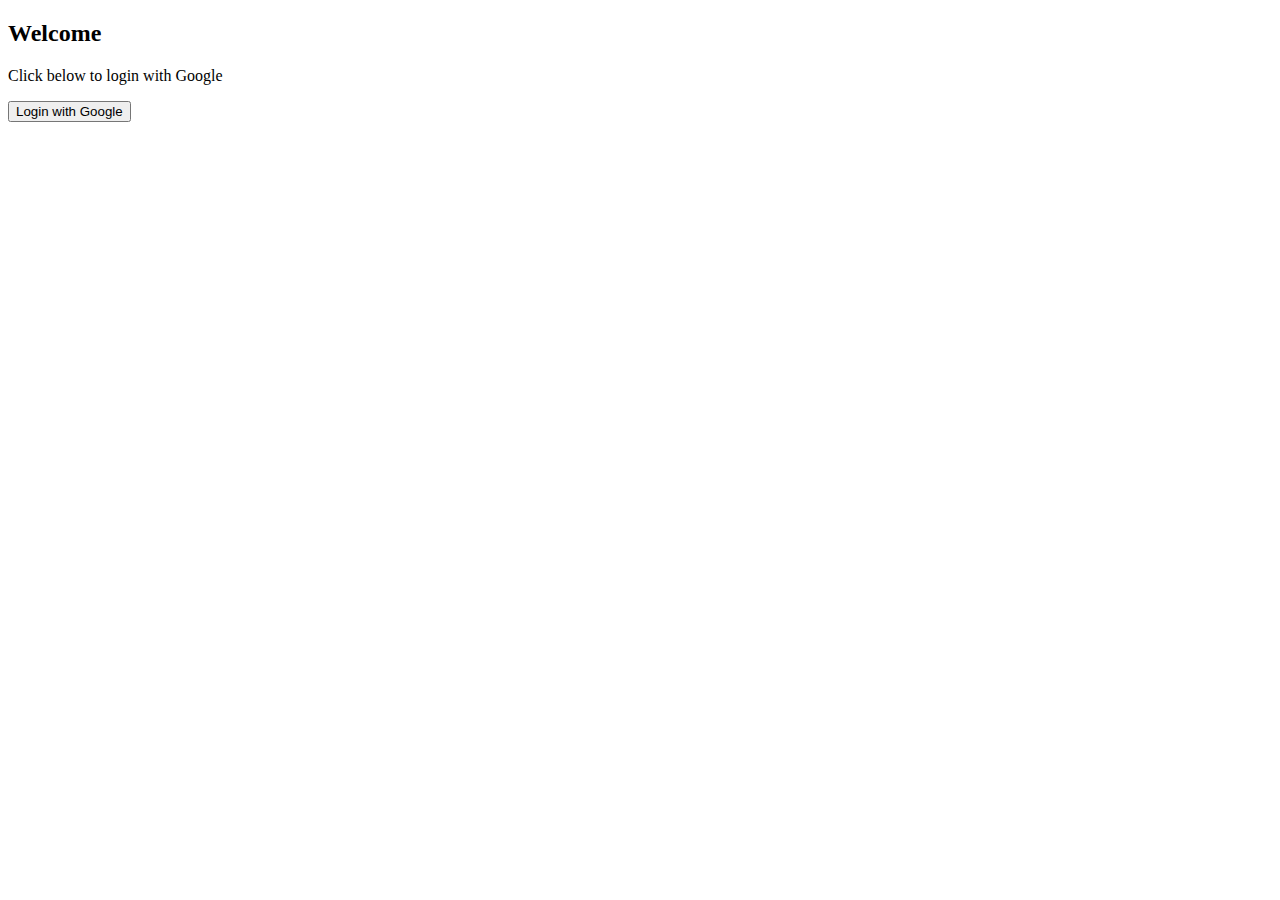
<file: html_labs/OAuth/index.html>
<!DOCTYPE html> 
<html> 
<head> 
<title>Google OAuth Demo</title> 
</head> 
<body> 
<h2>Welcome</h2> 
<p>Click below to login with Google</p> 
<a href="google_auth.php"> 
<button>Login with Google</button> 
</a> 
</body> 
</html>
</file>
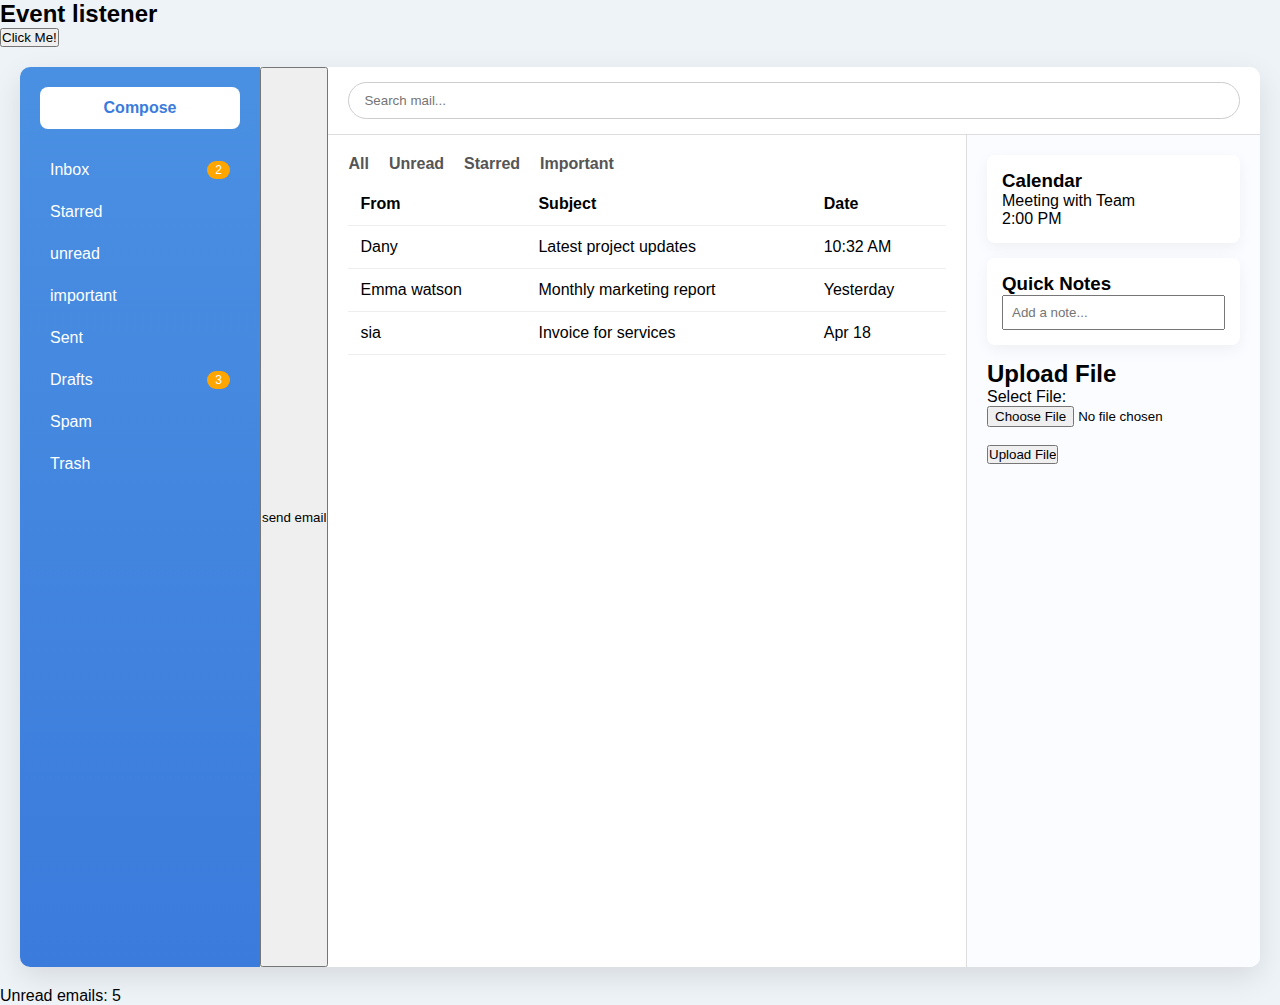
<file: FILES/task1modified.html>
<!DOCTYPE html>
<html >
<head>
  <title>Email Inbox UI</title>
  <style>
    * {
      margin: 0;
      padding: 0;
      box-sizing: border-box;
      font-family: Arial, Helvetica, sans-serif;
    }

    body {
      background: #eef3f8;
    }

    .app {
      display: flex;
      height: 100vh;
      margin: 20px;
      background: #fff;
      border-radius: 10px;
      overflow: hidden;
      box-shadow: 0 10px 30px rgba(0,0,0,0.1);
    }

    /* Sidebar */
    .sidebar {
      width: 240px;
      background: linear-gradient(180deg, #4a90e2, #3b7bdc);
      color: #fff;
      padding: 20px;
    }

    .compose {
      background: #fff;
      color: #3b7bdc;
      padding: 12px;
      text-align: center;
      border-radius: 8px;
      font-weight: bold;
      margin-bottom: 20px;
      cursor: pointer;
    }

    .menu li {
      list-style: none;
      padding: 12px 10px;
      display: flex;
      justify-content: space-between;
      cursor: pointer;
      border-radius: 6px;
    }

    .menu li:hover {
      background: rgba(255,255,255,0.2);
    }

    .badge {
      background: orange;
      padding: 2px 8px;
      border-radius: 12px;
      font-size: 12px;
    }

    /* Main */
    .main {
      flex: 1;
      display: flex;
      flex-direction: column;
    }

    .topbar {
      display: flex;
      align-items: center;
      padding: 15px 20px;
      border-bottom: 1px solid #ddd;
    }

    .search {
      flex: 1;
      padding: 10px 15px;
      border-radius: 20px;
      border: 1px solid #ccc;
      outline: none;
    }

    .content {
      display: flex;
      flex: 1;
    }

    /* Email List */
    .emails {
      flex: 3;
      padding: 20px;
    }

    .tabs {
      display: flex;
      gap: 20px;
      margin-bottom: 10px;
      font-weight: bold;
      color: #555;
    }

    table {
      width: 100%;
      border-collapse: collapse;
    }

    th, td {
      padding: 12px;
      border-bottom: 1px solid #eee;
      text-align: left;
    }

    tr:hover {
      background: #f5f9ff;
    }

    /* Right Panel */
    .right {
      flex: 1;
      border-left: 1px solid #ddd;
      padding: 20px;
      background: #fafcff;
    }

    .card {
      background: #fff;
      padding: 15px;
      border-radius: 8px;
      margin-bottom: 15px;
      box-shadow: 0 5px 15px rgba(0,0,0,0.05);
    }
  </style>
</head>
<body>
  <h2>Event listener</h2>
  <button id="my button">Click Me!</button>
  <p id="message"></p>
  <div class="app">
    <!-- Sidebar -->
    <div class="sidebar">
      <div class="compose">Compose</div>
      <ul class="menu">
        <li>Inbox <span class="badge">2</span></li>
        <li>Starred</li>
        <li>unread</li>
        <li>important</li>
        <li>Sent</li>
        <li>Drafts <span class="badge">3</span></li>
        <li>Spam</li>
        <li>Trash</li>
      </ul>
    </div>
    <button onclick="sendEmail()">send email</button>

    <!-- Main Area -->
    <div class="main">
      <div class="topbar">
        <input class="search" type="text" placeholder="Search mail..." />
      </div>

      <div class="content">
        <!-- Emails -->
        <div class="emails">
          <div class="tabs">
            <div>All</div>
            <div>Unread</div>
            <div>Starred</div>
            <div>Important</div>
          </div>

          <table>
            <tr>
              <th>From</th>
              <th>Subject</th>
              <th>Date</th>
            </tr>
            <tr>
              <td>Dany</td>
              <td>Latest project updates</td>
              <td>10:32 AM</td>
            </tr>
            <tr>
              <td>Emma watson</td>
              <td>Monthly marketing report</td>
              <td>Yesterday</td>
            </tr>
            <tr>
              <td>sia</td>
              <td>Invoice for services</td>
              <td>Apr 18</td>
            </tr>
          </table>
        </div>

        <!-- Right Panel -->
        <div class="right">
          <div class="card">
            <h3>Calendar</h3>
            <p>Meeting with Team</p>
            <p>2:00 PM</p>
          </div>

          <div class="card">
            <h3>Quick Notes</h3>
            <input type="text" placeholder="Add a note..." style="width:100%; padding:8px;" />
          </div>
          <h2>Upload File</h2>

<form action="upload.php" method="POST" enctype="multipart/form-data">

    Select File:
    <input type="file" name="myfile" required>

    <br><br>

    <input type="submit" name="upload" value="Upload File">

</form>
        </div>
      </div>
    </div>
  </div>
  <script>
   function sendEmail(){
    let confirmSend=confirm("Do you want to send an email?");
    if(confirmSend){
    let Email=prompt("Enter recipient email:");
    alert("Email sent successfully!");
    }
   }
   let name="Jessy";
   let unread=5;
   alert(name);
   console.log(unread);
   document.write("Unread emails: "+unread);
   //object creation
   let emailuser={
    name:"Jessy Thathapudi",
    email:"jessy@gmail.com",
    unread:5    //method creation

   };
   console.log(emailuser.name);
   console.log(emailuser.email);
   console.log(emailuser.unread);
   let button=document.getElementById("my button");
    button.addEventListener("click",function(){
      document.getElementById("message").innerText="Button clicked!;"
      alert("you clicked the button!");
    });
   </script>
</script>
</body>
</html>
</file>
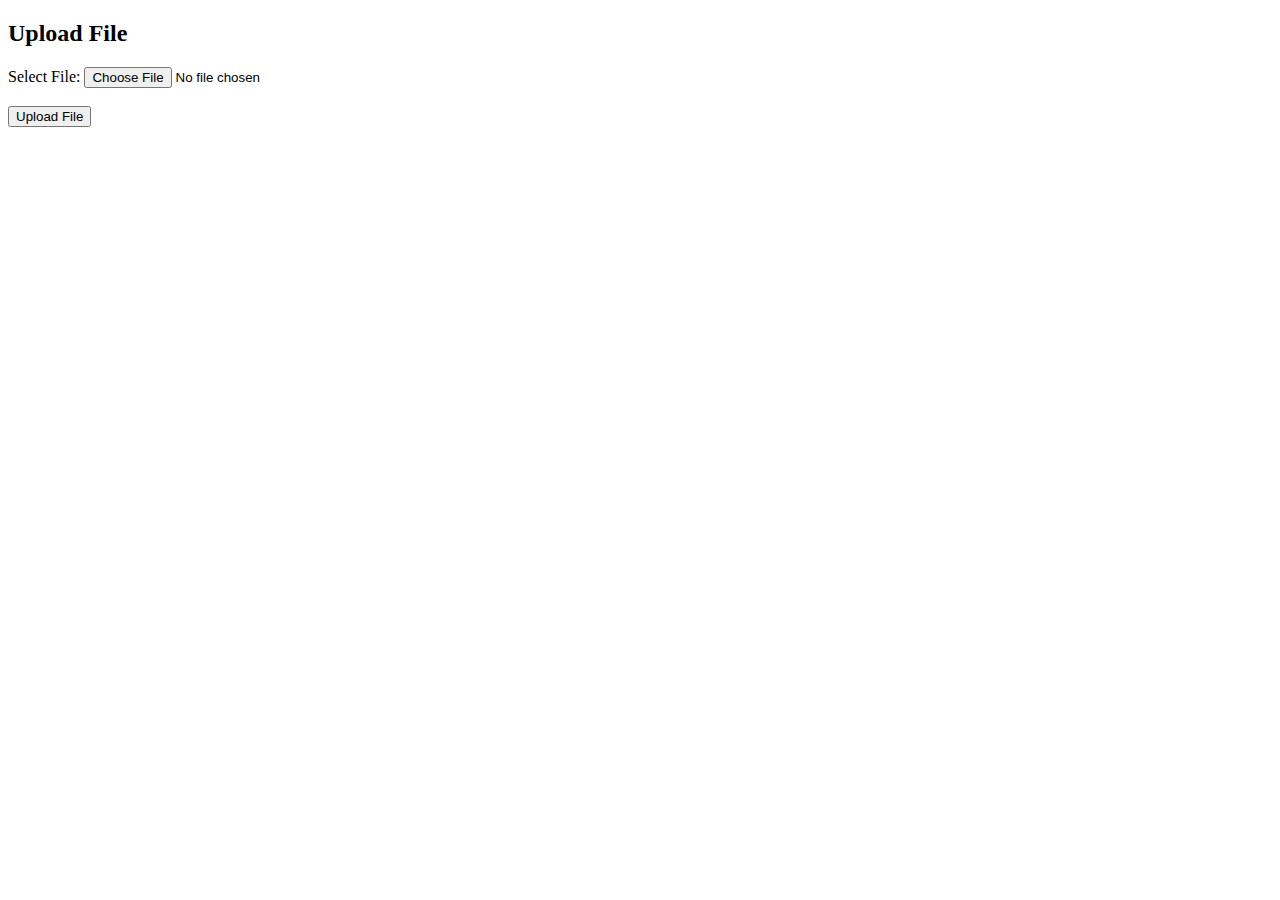
<file: FILES/upload.html>
<!DOCTYPE html>
<html>
<head>
<title>File Upload</title>
</head>
<body>

<h2>Upload File</h2>

<form action="upload.php" method="POST" enctype="multipart/form-data">

    Select File:
    <input type="file" name="myfile" required>

    <br><br>

    <input type="submit" name="upload" value="Upload File">

</form>

</body>
</html>
</file>
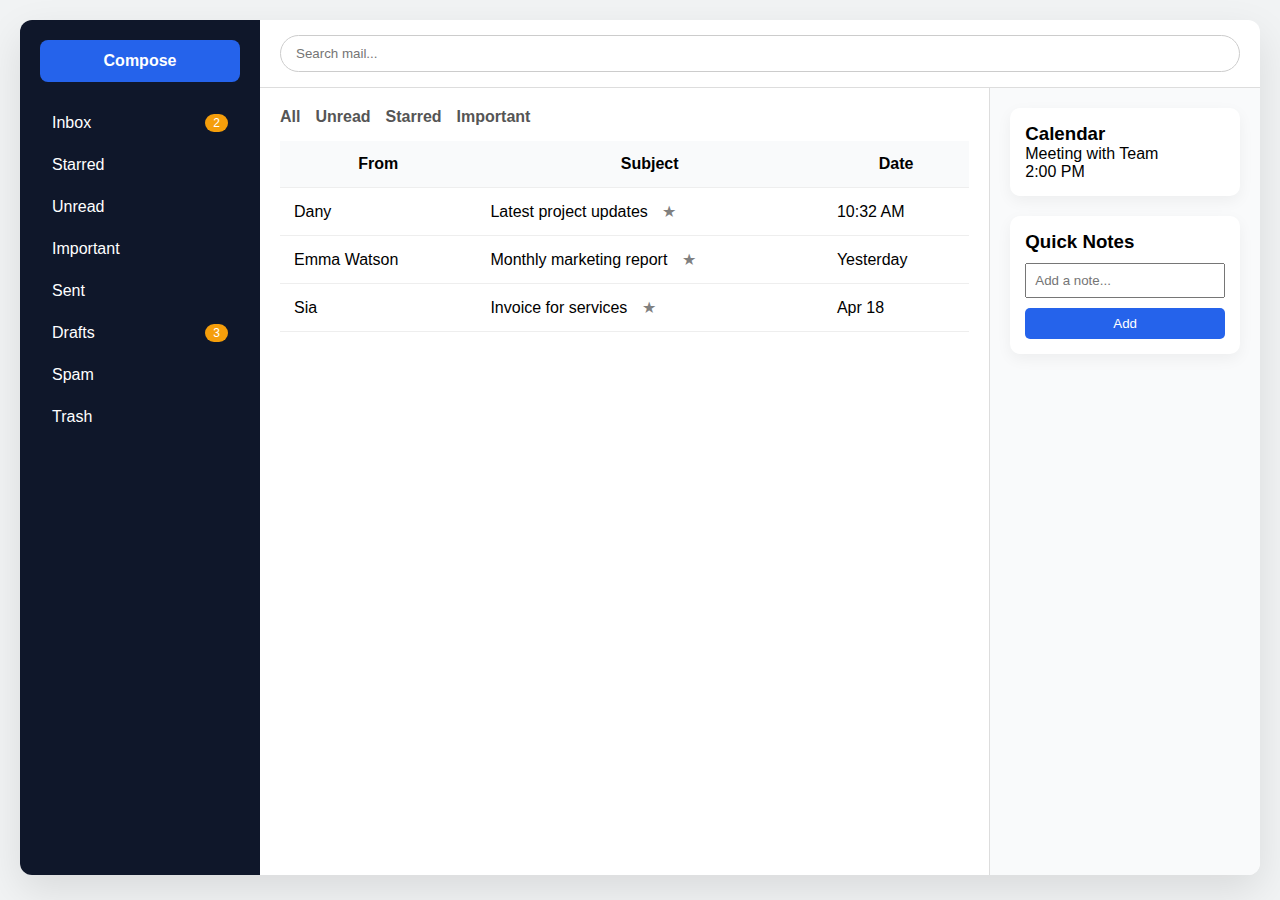
<file: html_labs/task(1).html>
<!DOCTYPE html>
<html>
<head>
  <title>Email Inbox UI</title>
  <link rel="stylesheet" href="task(1).css">
</head>

<body>

<div class="app">

  <!-- Sidebar -->
  <div class="sidebar">
    <div class="compose" id="composeBtn">Compose</div>

    <ul class="menu">
      <li>Inbox <span class="badge">2</span></li>
      <li>Starred</li>
      <li>Unread</li>
      <li>Important</li>
      <li>Sent</li>
      <li>Drafts <span class="badge">3</span></li>
      <li>Spam</li>
      <li>Trash</li>
    </ul>
  </div>

  <!-- Main Area -->
  <div class="main">

    <div class="topbar">
      <input class="search" type="text" placeholder="Search mail..." id="searchBox"/>
    </div>

    <div class="content">

      <!-- Emails -->
      <div class="emails">
        <div class="tabs">
          <div>All</div>
          <div>Unread</div>
          <div>Starred</div>
          <div>Important</div>
        </div>

        <table id="emailTable">
          <thead>
            <tr>
              <th>From</th>
              <th>Subject</th>
              <th>Date</th>
            </tr>
          </thead>

          <tbody>
            <tr>
              <td>Dany</td>
              <td>Latest project updates</td>
              <td>10:32 AM</td>
            </tr>
            <tr>
              <td>Emma Watson</td>
              <td>Monthly marketing report</td>
              <td>Yesterday</td>
            </tr>
            <tr>
              <td>Sia</td>
              <td>Invoice for services</td>
              <td>Apr 18</td>
            </tr>
          </tbody>
        </table>
      </div>

      <!-- Right Panel -->
      <div class="right">
        <div class="card">
          <h3>Calendar</h3>
          <p>Meeting with Team</p>
          <p>2:00 PM</p>
        </div>

        <div class="card">
          <h3>Quick Notes</h3>
          <input type="text" id="noteInput" placeholder="Add a note..." />
          <button id="addNoteBtn">Add</button>
          <ul id="notesList"></ul>
        </div>
      </div>

    </div>
  </div>
</div>

<script src="task(1).js"></script>
</body>
</html>
</file>
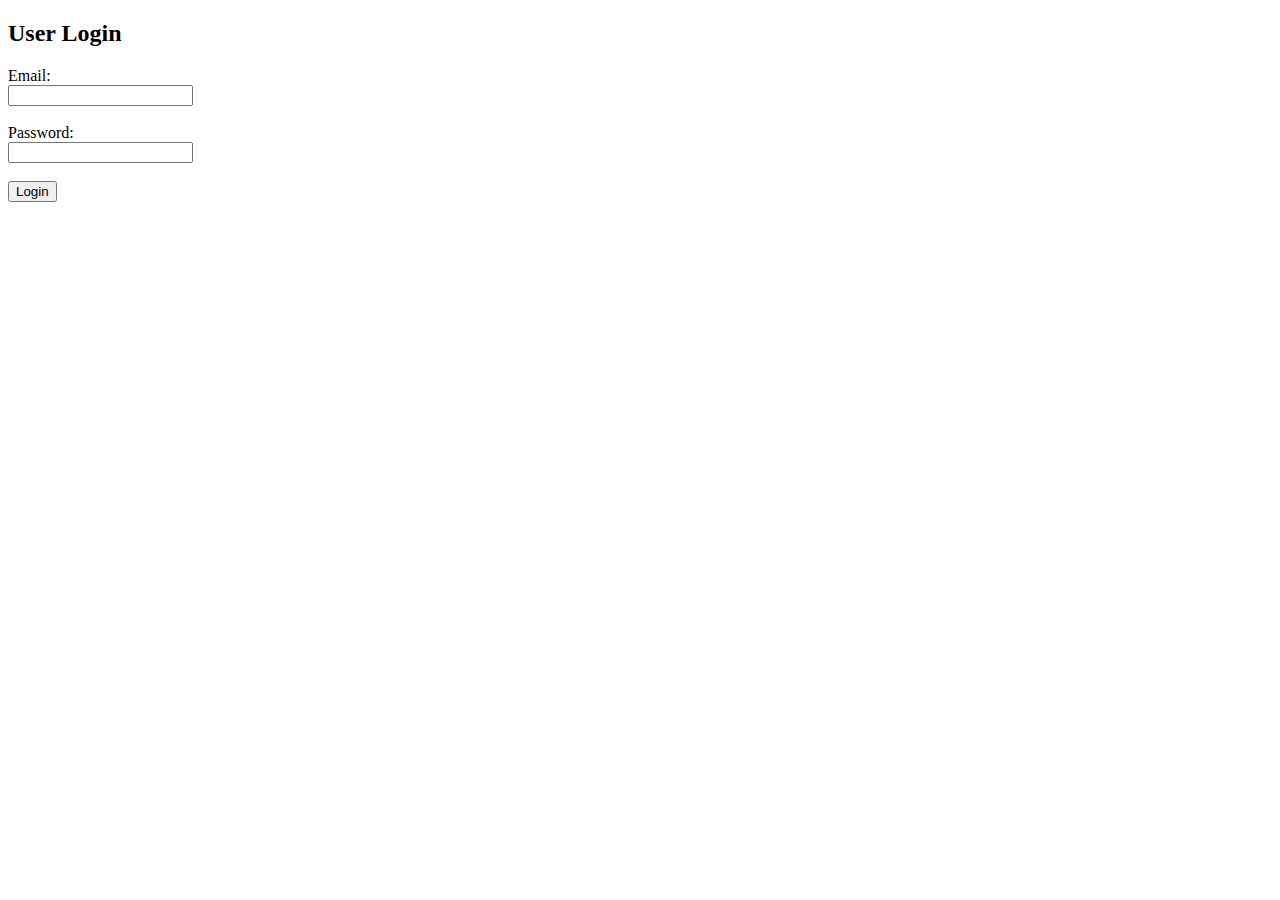
<file: user_login_system/login.html>
<!DOCTYPE html>
<html>
<head>
    <title>Login</title>
</head>
<body>

<h2>User Login</h2>

<form action="login.php" method="POST">
    <label>Email:</label><br>
    <input type="email" name="email" required><br><br>

    <label>Password:</label><br>
    <input type="password" name="password" required><br><br>

    <input type="submit" value="Login">
</form>

</body>
</html>
</file>
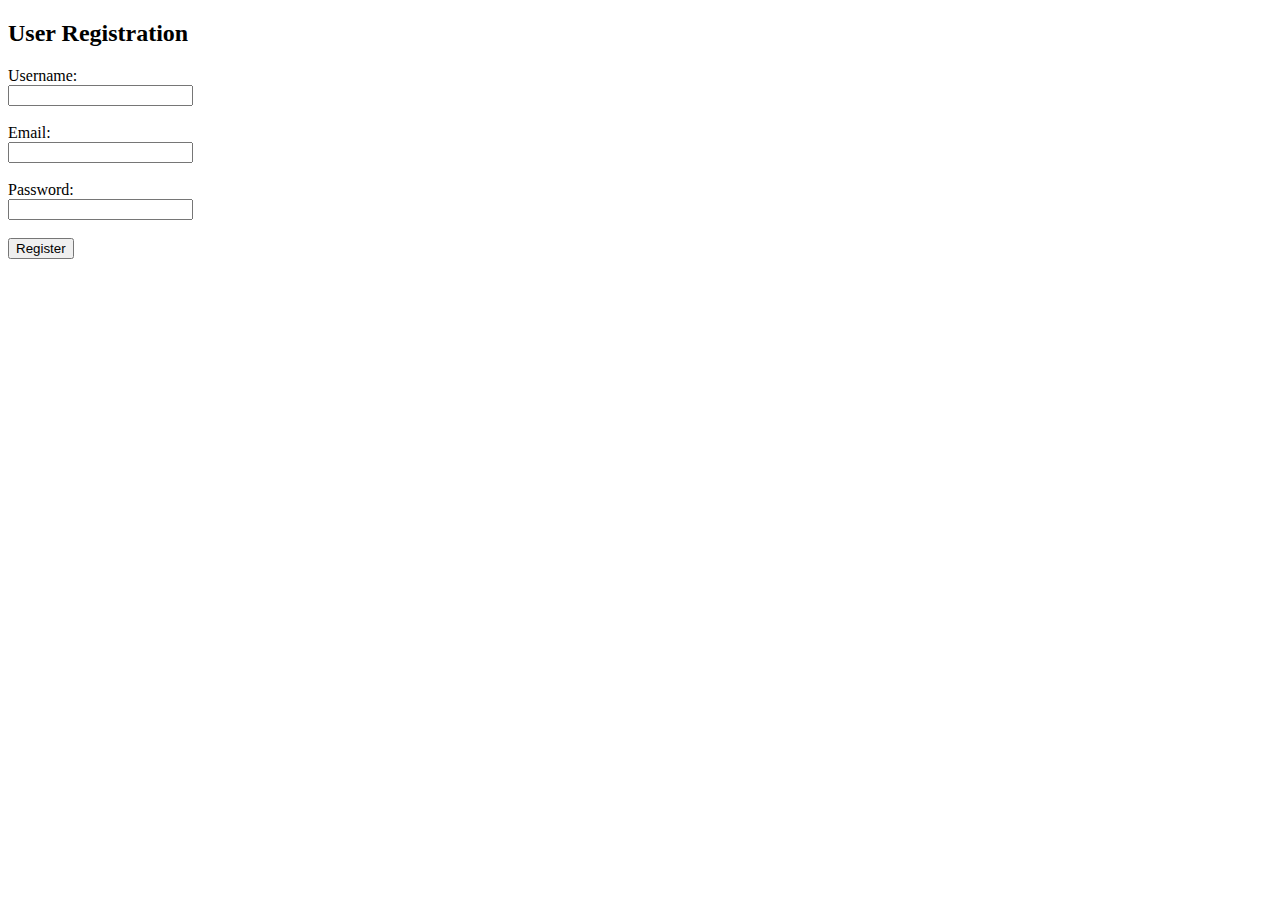
<file: user_login_system/register.html>
<!DOCTYPE html>
<html>
<head>
    <title>Register</title>
</head>
<body>

<h2>User Registration</h2>

<form action="register.php" method="POST">
    <label>Username:</label><br>
    <input type="text" name="username" required><br><br>

    <label>Email:</label><br>
    <input type="email" name="email" required><br><br>

    <label>Password:</label><br>
    <input type="password" name="password" required><br><br>

    <input type="submit" value="Register">
</form>

</body>
</html>
</file>
<file: html_labs/task(1).css>
* {
  margin: 0;
  padding: 0;
  box-sizing: border-box;
  font-family: "Segoe UI", sans-serif;
}

body {
  background: #f1f3f4;
}

.app {
  display: flex;
  height: 95vh;
  margin: 20px;
  background: #fff;
  border-radius: 12px;
  overflow: hidden;
  box-shadow: 0 15px 40px rgba(0,0,0,0.1);
}

/* Sidebar */
.sidebar {
  width: 240px;
  background: #0f172a;
  color: white;
  padding: 20px;
}

.compose {
  background: #2563eb;
  padding: 12px;
  text-align: center;
  border-radius: 8px;
  font-weight: bold;
  cursor: pointer;
  transition: 0.3s;
  margin-bottom: 20px;
}

.compose:hover {
  background: #1d4ed8;
}

.menu li {
  list-style: none;
  padding: 12px;
  cursor: pointer;
  border-radius: 6px;
  display: flex;
  justify-content: space-between;
  transition: 0.3s;
}

.menu li:hover {
  background: rgba(255,255,255,0.1);
}

.badge {
  background: #f59e0b;
  padding: 2px 8px;
  border-radius: 20px;
  font-size: 12px;
}

/* Main */
.main {
  flex: 1;
  display: flex;
  flex-direction: column;
}

.topbar {
  padding: 15px 20px;
  border-bottom: 1px solid #ddd;
}

.search {
  width: 100%;
  padding: 10px 15px;
  border-radius: 25px;
  border: 1px solid #ccc;
  transition: 0.3s;
}

.search:focus {
  outline: none;
  border-color: #2563eb;
  box-shadow: 0 0 10px rgba(37,99,235,0.2);
}

/* Content */
.content {
  display: flex;
  flex: 1;
}

/* Emails */
.emails {
  flex: 3;
  padding: 20px;
}

.tabs {
  display: flex;
  gap: 15px;
  margin-bottom: 15px;
  font-weight: 600;
  color: #555;
}

table {
  width: 100%;
  border-collapse: collapse;
}

th {
  background: #f9fafb;
  font-weight: 600;
}

th, td {
  padding: 14px;
  border-bottom: 1px solid #eee;
}

tbody tr {
  cursor: pointer;
  transition: 0.3s;
}

tbody tr:hover {
  background: #e0f2fe;
}

/* Right Panel */
.right {
  flex: 1;
  border-left: 1px solid #ddd;
  padding: 20px;
  background: #f9fafb;
}

.card {
  background: white;
  padding: 15px;
  border-radius: 10px;
  margin-bottom: 20px;
  box-shadow: 0 5px 15px rgba(0,0,0,0.05);
}

#noteInput {
  width: 100%;
  padding: 8px;
  margin-top: 10px;
  margin-bottom: 10px;
}

#addNoteBtn {
  width: 100%;
  padding: 8px;
  background: #2563eb;
  color: white;
  border: none;
  border-radius: 5px;
  cursor: pointer;
}

#addNoteBtn:hover {
  background: #1d4ed8;
}
/* Active sidebar */
.menu li.active {
  background: rgba(255,255,255,0.2);
}

/* Selected email */
.selected {
  background: #dbeafe !important;
}

/* Star style */
.star {
  cursor: pointer;
  color: gray;
  margin-left: 10px;
}

.star.active {
  color: gold;
}

/* Delete button */
.delete-btn {
  background: crimson;
  color: white;
  border: none;
  padding: 4px 8px;
  border-radius: 4px;
  cursor: pointer;
}
</file>
